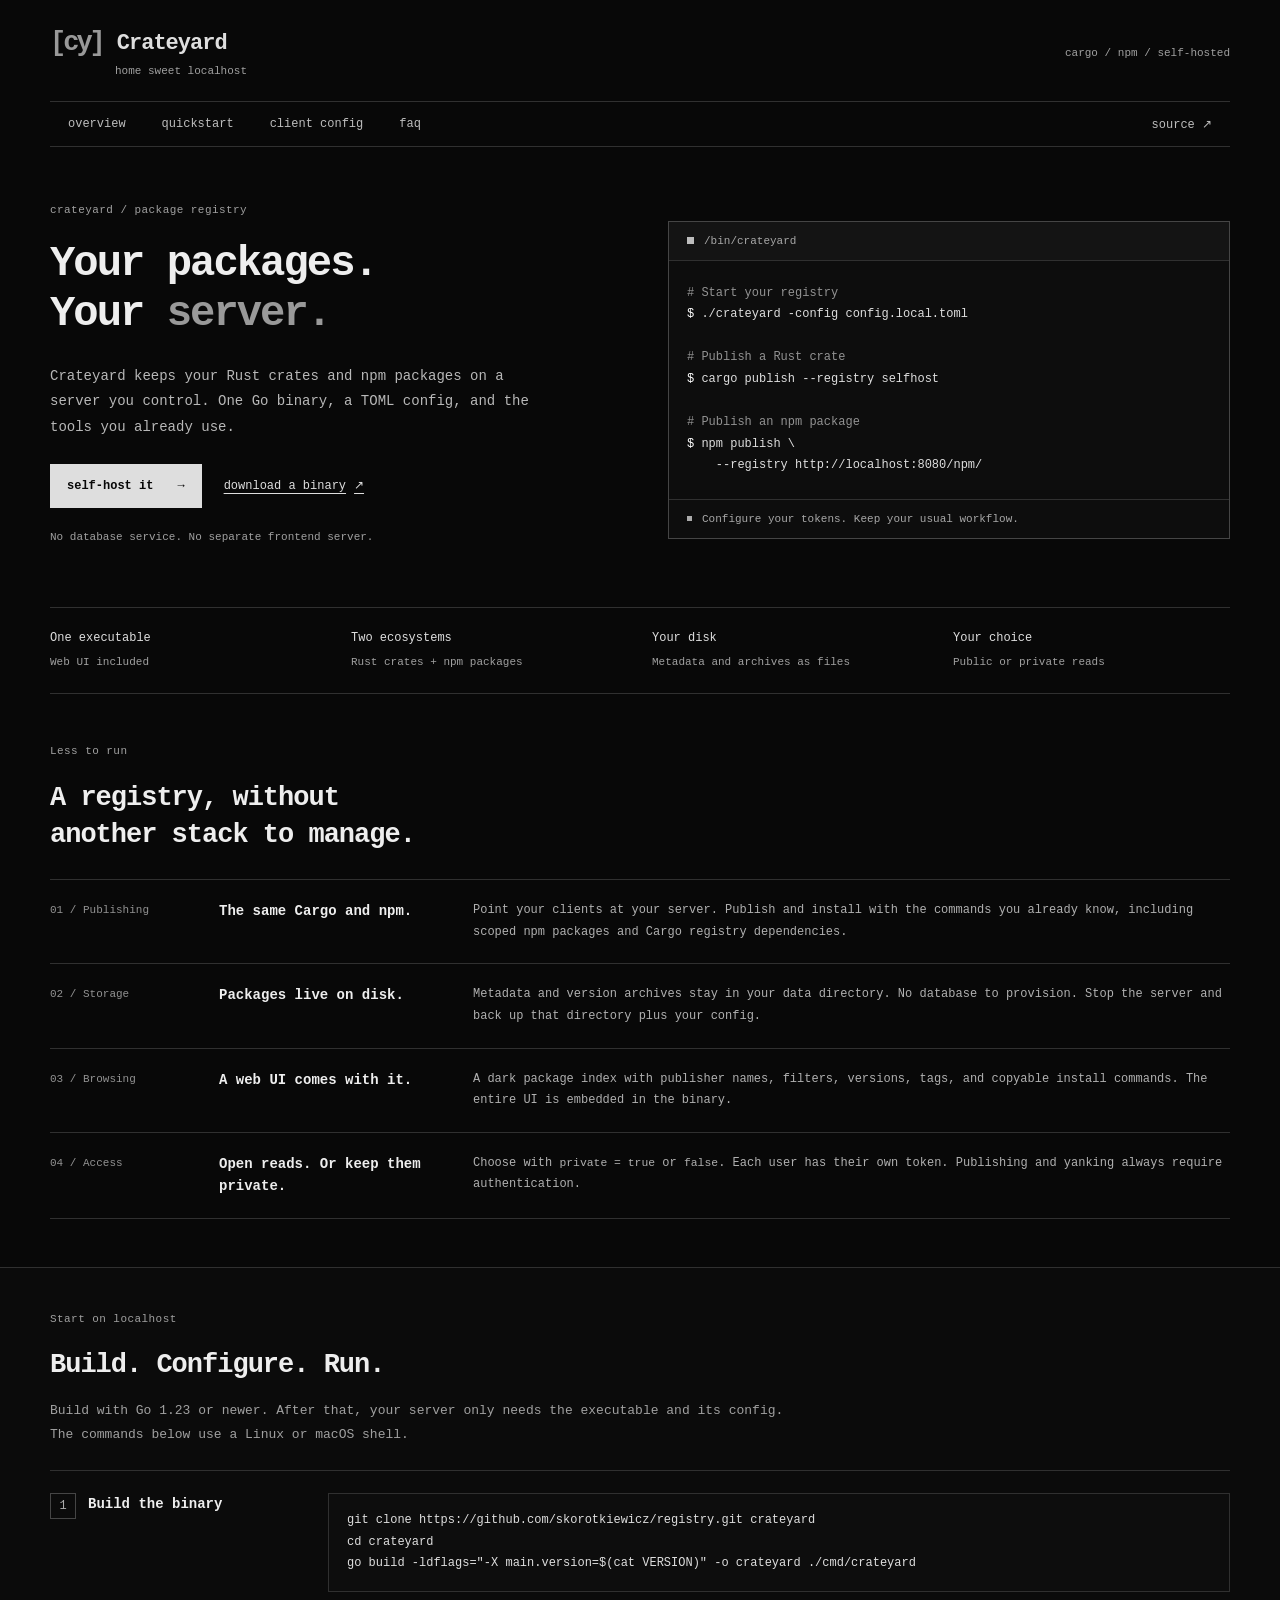
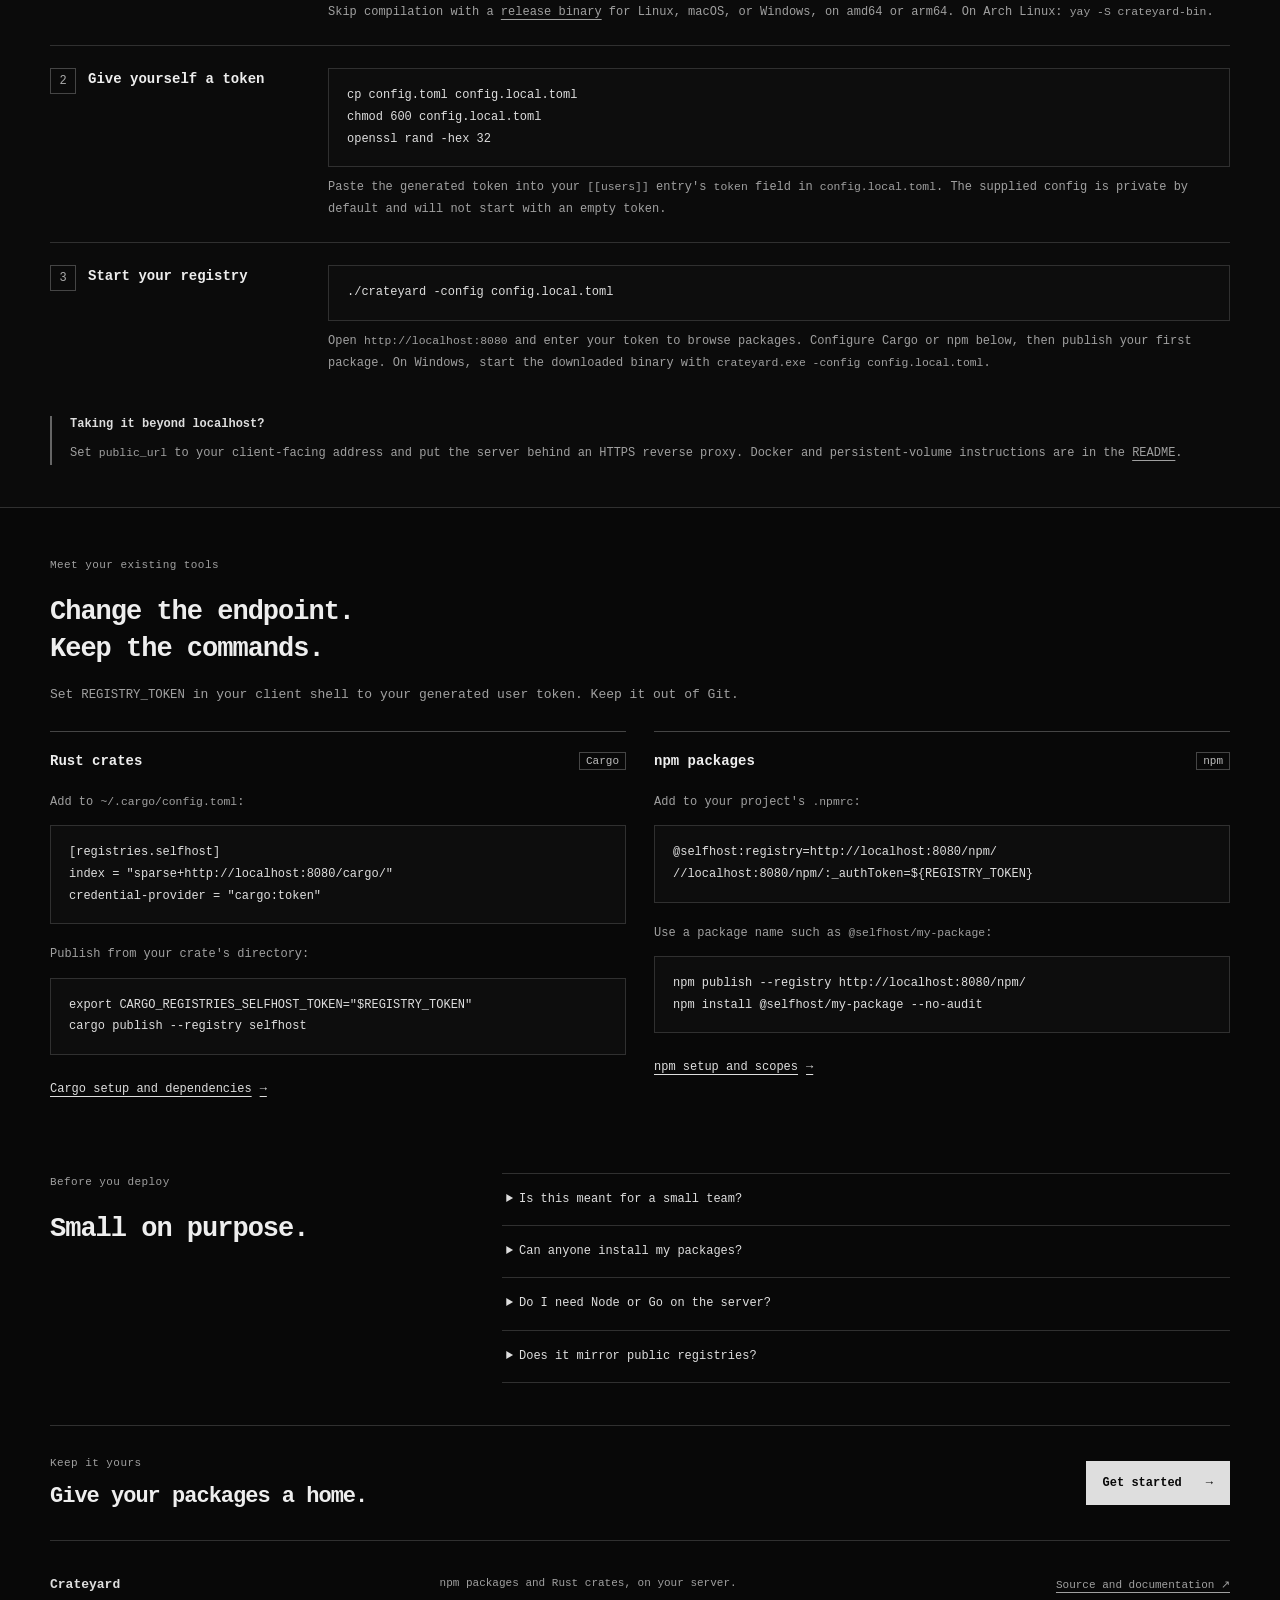
<file: docs/index.html>
<!doctype html>
<html lang="en">
<head>
  <meta charset="utf-8">
  <meta name="viewport" content="width=device-width, initial-scale=1">
  <meta name="description" content="Self-host Rust crates and npm packages with one Go binary. Use Cargo and npm, configure individual tokens, and browse your packages in the included web UI.">
  <meta name="theme-color" content="#080808">
  <title>Crateyard | Your packages, your server</title>
  <link rel="stylesheet" href="style.css">
</head>
<body>
  <a class="skip-link" href="#main">Skip to content</a>
  <header class="site-header wrap">
    <div class="identity">
      <a class="wordmark" href="./" aria-label="Crateyard home"><span class="logo" aria-hidden="true">[cy]</span>Crateyard</a>
      <span class="header-note">home sweet localhost</span>
    </div>
    <span class="header-meta">cargo / npm / self-hosted</span>
  </header>
  <nav class="site-nav wrap" aria-label="Main navigation">
    <a href="#features">overview</a>
    <a href="#start">quickstart</a>
    <a href="#clients">client config</a>
    <a href="#faq">faq</a>
    <a href="https://github.com/skorotkiewicz/registry">source ↗</a>
  </nav>

  <main id="main">
    <section class="hero wrap" aria-labelledby="hero-title">
      <div class="hero-copy">
        <p class="eyebrow">crateyard / package registry</p>
        <h1 id="hero-title">Your packages.<br>Your <span>server.</span></h1>
        <p class="lead">Crateyard keeps your Rust crates and npm packages on a server you control. One Go binary, a TOML config, and the tools you already use.</p>
        <div class="actions">
          <a class="button" href="#start">self-host it <span aria-hidden="true">→</span></a>
          <a class="text-link" href="https://github.com/skorotkiewicz/registry/releases">download a binary <span aria-hidden="true">↗</span></a>
        </div>
        <p class="hero-note">No database service. No separate frontend server.</p>
      </div>
      <div class="terminal" aria-label="Example registry startup and publish commands">
        <div class="terminal-bar"><span class="terminal-dot" aria-hidden="true"></span><span>/bin/crateyard</span></div>
        <pre><code><span class="comment"># Start your registry</span>
<span class="prompt">$</span> ./crateyard -config config.local.toml

<span class="comment"># Publish a Rust crate</span>
<span class="prompt">$</span> cargo publish --registry selfhost

<span class="comment"># Publish an npm package</span>
<span class="prompt">$</span> npm publish \
    --registry http://localhost:8080/npm/</code></pre>
        <div class="terminal-footer"><span class="status-dot" aria-hidden="true"></span>Configure your tokens. Keep your usual workflow.</div>
      </div>
    </section>

    <div class="facts wrap" aria-label="At a glance">
      <p><strong>One executable</strong><span>Web UI included</span></p>
      <p><strong>Two ecosystems</strong><span>Rust crates + npm packages</span></p>
      <p><strong>Your disk</strong><span>Metadata and archives as files</span></p>
      <p><strong>Your choice</strong><span>Public or private reads</span></p>
    </div>

    <section id="features" class="section wrap" aria-labelledby="features-title">
      <div class="section-heading">
        <p class="eyebrow">Less to run</p>
        <h2 id="features-title">A registry, without<br>another stack to manage.</h2>
      </div>
      <div class="feature-grid">
        <article>
          <span class="feature-label">01 / Publishing</span>
          <h3>The same Cargo and npm.</h3>
          <p>Point your clients at your server. Publish and install with the commands you already know, including scoped npm packages and Cargo registry dependencies.</p>
        </article>
        <article>
          <span class="feature-label">02 / Storage</span>
          <h3>Packages live on disk.</h3>
          <p>Metadata and version archives stay in your data directory. No database to provision. Stop the server and back up that directory plus your config.</p>
        </article>
        <article>
          <span class="feature-label">03 / Browsing</span>
          <h3>A web UI comes with it.</h3>
          <p>A dark package index with publisher names, filters, versions, tags, and copyable install commands. The entire UI is embedded in the binary.</p>
        </article>
        <article>
          <span class="feature-label">04 / Access</span>
          <h3>Open reads. Or keep them private.</h3>
          <p>Choose with <code>private = true</code> or <code>false</code>. Each user has their own token. Publishing and yanking always require authentication.</p>
        </article>
      </div>
    </section>

    <section id="start" class="start-section" aria-labelledby="start-title">
      <div class="wrap">
        <div class="section-heading">
          <p class="eyebrow">Start on localhost</p>
          <h2 id="start-title">Build. Configure. Run.</h2>
          <p>Build with Go 1.23 or newer. After that, your server only needs the executable and its config. The commands below use a Linux or macOS shell.</p>
        </div>
        <ol class="steps">
          <li>
            <div class="step-heading"><span aria-hidden="true">1</span><h3>Build the binary</h3></div>
            <pre><code>git clone https://github.com/skorotkiewicz/registry.git crateyard
cd crateyard
go build -ldflags="-X main.version=$(cat VERSION)" -o crateyard ./cmd/crateyard</code></pre>
            <p>Skip compilation with a <a href="https://github.com/skorotkiewicz/registry/releases">release binary</a> for Linux, macOS, or Windows, on amd64 or arm64. On Arch Linux: <code>yay -S crateyard-bin</code>.</p>
          </li>
          <li>
            <div class="step-heading"><span aria-hidden="true">2</span><h3>Give yourself a token</h3></div>
            <pre><code>cp config.toml config.local.toml
chmod 600 config.local.toml
openssl rand -hex 32</code></pre>
            <p>Paste the generated token into your <code>[[users]]</code> entry's <code>token</code> field in <code>config.local.toml</code>. The supplied config is private by default and will not start with an empty token.</p>
          </li>
          <li>
            <div class="step-heading"><span aria-hidden="true">3</span><h3>Start your registry</h3></div>
            <pre><code>./crateyard -config config.local.toml</code></pre>
            <p>Open <code>http://localhost:8080</code> and enter your token to browse packages. Configure Cargo or npm below, then publish your first package. On Windows, start the downloaded binary with <code>crateyard.exe -config config.local.toml</code>.</p>
          </li>
        </ol>
        <aside class="hosting-note">
          <strong>Taking it beyond localhost?</strong>
          <p>Set <code>public_url</code> to your client-facing address and put the server behind an HTTPS reverse proxy. Docker and persistent-volume instructions are in the <a href="https://github.com/skorotkiewicz/registry#docker">README</a>.</p>
        </aside>
      </div>
    </section>

    <section id="clients" class="section wrap" aria-labelledby="clients-title">
      <div class="section-heading">
        <p class="eyebrow">Meet your existing tools</p>
        <h2 id="clients-title">Change the endpoint.<br>Keep the commands.</h2>
        <p>Set <code>REGISTRY_TOKEN</code> in your client shell to your generated user token. Keep it out of Git.</p>
      </div>
      <div class="client-grid">
        <article class="client">
          <div class="client-heading"><h3>Rust crates</h3><span class="pill">Cargo</span></div>
          <p>Add to <code>~/.cargo/config.toml</code>:</p>
          <pre><code>[registries.selfhost]
index = "sparse+http://localhost:8080/cargo/"
credential-provider = "cargo:token"</code></pre>
          <p>Publish from your crate's directory:</p>
          <pre><code>export CARGO_REGISTRIES_SELFHOST_TOKEN="$REGISTRY_TOKEN"
cargo publish --registry selfhost</code></pre>
          <a class="text-link" href="https://github.com/skorotkiewicz/registry#cargo">Cargo setup and dependencies <span aria-hidden="true">→</span></a>
        </article>
        <article class="client">
          <div class="client-heading"><h3>npm packages</h3><span class="pill">npm</span></div>
          <p>Add to your project's <code>.npmrc</code>:</p>
          <pre><code>@selfhost:registry=http://localhost:8080/npm/
//localhost:8080/npm/:_authToken=${REGISTRY_TOKEN}</code></pre>
          <p>Use a package name such as <code>@selfhost/my-package</code>:</p>
          <pre><code>npm publish --registry http://localhost:8080/npm/
npm install @selfhost/my-package --no-audit</code></pre>
          <a class="text-link" href="https://github.com/skorotkiewicz/registry#npm">npm setup and scopes <span aria-hidden="true">→</span></a>
        </article>
      </div>
    </section>

    <section id="faq" class="faq-section wrap" aria-labelledby="faq-title">
      <div class="section-heading">
        <p class="eyebrow">Before you deploy</p>
        <h2 id="faq-title">Small on purpose.</h2>
      </div>
      <div class="faq">
        <details>
          <summary>Is this meant for a small team?</summary>
          <p>Yes. It runs as one process with disk storage and a shared request lock. It is built for individuals and small teams, not high-throughput public hosting. All configured users have the same publishing permissions, so give tokens only to people you trust.</p>
        </details>
        <details>
          <summary>Can anyone install my packages?</summary>
          <p>With <code>private = false</code>, anyone can browse and download. With <code>private = true</code>, readers need a configured user's token. Both modes require a token for publishing and yanking.</p>
        </details>
        <details>
          <summary>Do I need Node or Go on the server?</summary>
          <p>No. Go is needed only if you build from source. The compiled executable includes the web UI. Cargo and npm are needed on the machines that publish or install packages, not on the registry server.</p>
        </details>
        <details>
          <summary>Does it mirror public registries?</summary>
          <p>No. It hosts packages you publish yourself. There is no upstream proxy, user registration, npm audit service, or per-package ownership system. The <a href="https://github.com/skorotkiewicz/registry#storage-and-limits">README lists the supported behavior and limits</a>.</p>
        </details>
      </div>
    </section>

    <section class="closing wrap" aria-labelledby="closing-title">
      <div><p class="eyebrow">Keep it yours</p><h2 id="closing-title">Give your packages a home.</h2></div>
      <a class="button" href="#start">Get started <span aria-hidden="true">→</span></a>
    </section>
  </main>

  <footer class="site-footer wrap">
    <a class="wordmark" href="./">Crateyard</a>
    <p>npm packages and Rust crates, on your server.</p>
    <a href="https://github.com/skorotkiewicz/registry">Source and documentation <span aria-hidden="true">↗</span></a>
  </footer>
</body>
</html>
</file>
<file: docs/style.css>
:root {
  color-scheme: dark;
  --paper: #080808;
  --ink: #dedede;
  --muted: #a0a0a0;
  --line: #303030;
  font-family: ui-monospace, SFMono-Regular, Menlo, Consolas, 'Liberation Mono', monospace;
  font-size: 13px;
  color: var(--ink);
  background: var(--paper);
}
* { box-sizing: border-box; }
body { margin: 0; }
a { color: inherit; text-underline-offset: 4px; }
a:hover { color: #fff; }
a:focus-visible, summary:focus-visible { outline: 2px solid #eee; outline-offset: 4px; }
.wrap { width: min(1180px, calc(100% - 56px)); margin-inline: auto; }
.skip-link { position: absolute; left: 16px; top: -100px; padding: 14px; background: var(--paper); z-index: 2; }
.skip-link:focus { top: 16px; }
.site-header { display: flex; justify-content: space-between; align-items: center; gap: 24px; padding-block: 28px 24px; border-bottom: 1px solid var(--line); }
.identity { display: grid; gap: 7px; }
.wordmark { display: inline-flex; align-items: center; gap: 14px; font-weight: 700; font-size: 22px; letter-spacing: -1px; text-decoration: none; }
.logo { color: #999; font-size: 27px; letter-spacing: -3px; }
.header-note { margin-left: 65px; color: var(--muted); font-size: 11px; }
.header-meta { color: var(--muted); font-size: 11px; text-align: right; }
.site-nav { display: flex; flex-wrap: wrap; border-bottom: 1px solid var(--line); }
.site-nav a { display: inline-flex; align-items: center; min-height: 44px; padding: 10px 18px; color: #bdbdbd; text-decoration: none; font-size: 12px; }
.site-nav a:hover { color: #fff; background: #171717; }
.site-nav a:last-child { margin-left: auto; }
.hero { display: grid; grid-template-columns: 1fr 1fr; align-items: center; gap: 56px; padding-block: 54px 48px; }
.hero-copy { min-width: 0; }
.eyebrow { color: var(--muted); font-size: 11px; letter-spacing: 0.04em; margin: 0 0 18px; }
h1, h2, h3 { color: #eee; }
h1 { font-size: clamp(30px, 3.3vw, 44px); line-height: 1.2; letter-spacing: -2px; margin: 0 0 24px; }
h1 span { color: #999; }
h2 { font-size: clamp(20px, 2.3vw, 27px); letter-spacing: -1px; line-height: 1.4; margin: 0 0 14px; }
h3 { font-size: 14px; margin: 0; line-height: 1.6; }
p { line-height: 1.8; }
.lead { color: #b8b8b8; font-size: 14px; max-width: 490px; }
.actions { display: flex; align-items: center; flex-wrap: wrap; gap: 22px; margin-top: 24px; }
.button { display: inline-flex; gap: 24px; align-items: center; justify-content: center; background: #dedede; color: #080808; border: 1px solid #dedede; min-height: 44px; padding: 11px 16px; text-decoration: none; font-size: 12px; font-weight: 600; }
.button:hover { background: #fff; color: #080808; border-color: #fff; }
.text-link { display: inline-flex; align-items: center; min-height: 44px; gap: 8px; font-size: 12px; }
.hero-note { color: var(--muted); font-size: 11px; margin-top: 20px; }
.terminal { min-width: 0; border: 1px solid #454545; background: #0d0d0d; }
.terminal-bar, .terminal-footer { display: flex; align-items: center; gap: 10px; padding: 13px 18px; color: #a8a8a8; font-size: 11px; }
.terminal-bar { background: #141414; border-bottom: 1px solid var(--line); }
.terminal-dot { width: 7px; height: 7px; background: #bdbdbd; flex-shrink: 0; }
pre, code { font-family: inherit; }
pre { min-width: 0; border: 1px solid var(--line); background: #0d0d0d; padding: 16px 18px; font-size: 12px; line-height: 1.8; white-space: pre-wrap; overflow-wrap: anywhere; }
code { font-size: 0.95em; overflow-wrap: anywhere; }
pre code { font-size: inherit; }
.terminal pre { margin: 0; border: 0; padding: 22px 18px; }
.comment { color: #929292; }
.prompt { color: #fff; }
.terminal-footer { border-top: 1px solid var(--line); }
.status-dot { width: 5px; height: 5px; background: #aaa; flex-shrink: 0; }
.facts { display: grid; grid-template-columns: repeat(4, minmax(0, 1fr)); padding-block: 20px; border-block: 1px solid var(--line); gap: 24px; }
.facts p { margin: 0; }
.facts strong { display: block; font-size: 12px; font-weight: 500; }
.facts span { display: block; color: var(--muted); font-size: 11px; margin-top: 4px; }
.section { padding-block: 48px; }
.section-heading { margin-bottom: 24px; max-width: 740px; }
.section-heading > p:not(.eyebrow) { color: var(--muted); }
.feature-grid { border-top: 1px solid var(--line); }
.feature-grid article { display: grid; grid-template-columns: 145px 230px minmax(0, 1fr); gap: 24px; padding-block: 20px; border-bottom: 1px solid var(--line); }
.feature-label { color: #929292; font-size: 11px; line-height: 1.9; }
.feature-grid p { margin: 0; color: #b0b0b0; font-size: 12px; }
.start-section { padding-block: 42px; border-block: 1px solid var(--line); background: #0b0b0b; }
.steps { list-style: none; padding: 0; margin: 0; }
.steps li { display: grid; grid-template-columns: 250px minmax(0, 1fr); column-gap: 28px; padding-block: 22px; border-top: 1px solid var(--line); }
.step-heading { display: flex; align-items: start; gap: 12px; grid-row: span 2; }
.step-heading > span { display: inline-grid; place-items: center; width: 26px; height: 26px; flex-shrink: 0; border: 1px solid #454545; color: #aaa; font-size: 12px; }
.steps pre { margin: 0 0 10px; }
.steps p { margin: 0; color: var(--muted); font-size: 12px; }
.hosting-note { border-left: 2px solid #666; padding-left: 18px; margin-top: 20px; }
.hosting-note strong { font-size: 12px; }
.hosting-note p { margin-bottom: 0; color: var(--muted); font-size: 12px; }
.client-grid { display: grid; grid-template-columns: repeat(2, minmax(0, 1fr)); gap: 28px; }
.client { min-width: 0; padding-top: 18px; border-top: 1px solid #454545; }
.client-heading { display: flex; align-items: center; justify-content: space-between; gap: 16px; }
.pill { padding: 2px 6px; border: 1px solid #454545; color: #bdbdbd; font-size: 11px; }
.client p { color: var(--muted); font-size: 12px; margin-top: 20px; }
.faq-section { display: grid; grid-template-columns: 1fr 1.8fr; gap: 48px; padding-block: 14px 42px; }
.faq details { border-top: 1px solid var(--line); }
.faq details:last-child { border-bottom: 1px solid var(--line); }
summary { cursor: pointer; font-size: 12px; font-weight: 500; padding: 16px 4px; line-height: 1.6; min-height: 44px; }
.faq details p { margin: 0 4px 18px; color: var(--muted); font-size: 12px; }
.closing { display: flex; align-items: center; justify-content: space-between; gap: 28px; padding-block: 28px; border-top: 1px solid var(--line); }
.closing .eyebrow { margin-bottom: 8px; }
.closing h2 { font-size: 22px; margin: 0; }
.site-footer { display: flex; align-items: center; flex-wrap: wrap; justify-content: space-between; gap: 18px; border-top: 1px solid var(--line); padding-block: 22px 28px; }
.site-footer p, .site-footer > a:last-child { color: var(--muted); font-size: 11px; }
.site-footer .wordmark { font-size: 13px; letter-spacing: 0; }
@media (max-width: 950px) {
  .hero { gap: 28px; }
  .feature-grid article { grid-template-columns: 120px 180px minmax(0, 1fr); gap: 20px; }
  .steps li { grid-template-columns: 190px minmax(0, 1fr); gap: 20px; }
}
@media (max-width: 760px) {
  .wrap { width: calc(100% - 28px); }
  .site-header { gap: 14px; padding-block: 22px; align-items: start; }
  .wordmark { font-size: 19px; gap: 10px; }
  .logo { font-size: 24px; }
  .header-note { margin-left: 53px; }
  .header-meta { max-width: 100px; line-height: 1.8; font-size: 10px; }
  .site-nav a { padding-inline: 12px; font-size: 11px; }
  .site-nav a:last-child { margin-left: 0; }
  .hero { grid-template-columns: 1fr; padding-block: 34px; gap: 26px; }
  h1 { font-size: clamp(30px, 7vw, 40px); }
  .facts { grid-template-columns: repeat(2, minmax(0, 1fr)); gap: 18px; }
  .feature-grid article { grid-template-columns: 1fr; gap: 8px; }
  .feature-grid p { max-width: 620px; }
  .section { padding-block: 34px; }
  .steps li { grid-template-columns: 1fr; gap: 12px; }
  .step-heading { grid-row: auto; }
  .start-section { padding-block: 30px; }
  .client-grid, .faq-section { grid-template-columns: 1fr; gap: 28px; }
  .faq-section { padding-block: 0 30px; gap: 0; }
  .closing { flex-direction: column; align-items: start; gap: 18px; }
  .site-footer { align-items: start; flex-direction: column; gap: 8px; }
  .site-footer p { margin: 0; }
}
</file>
